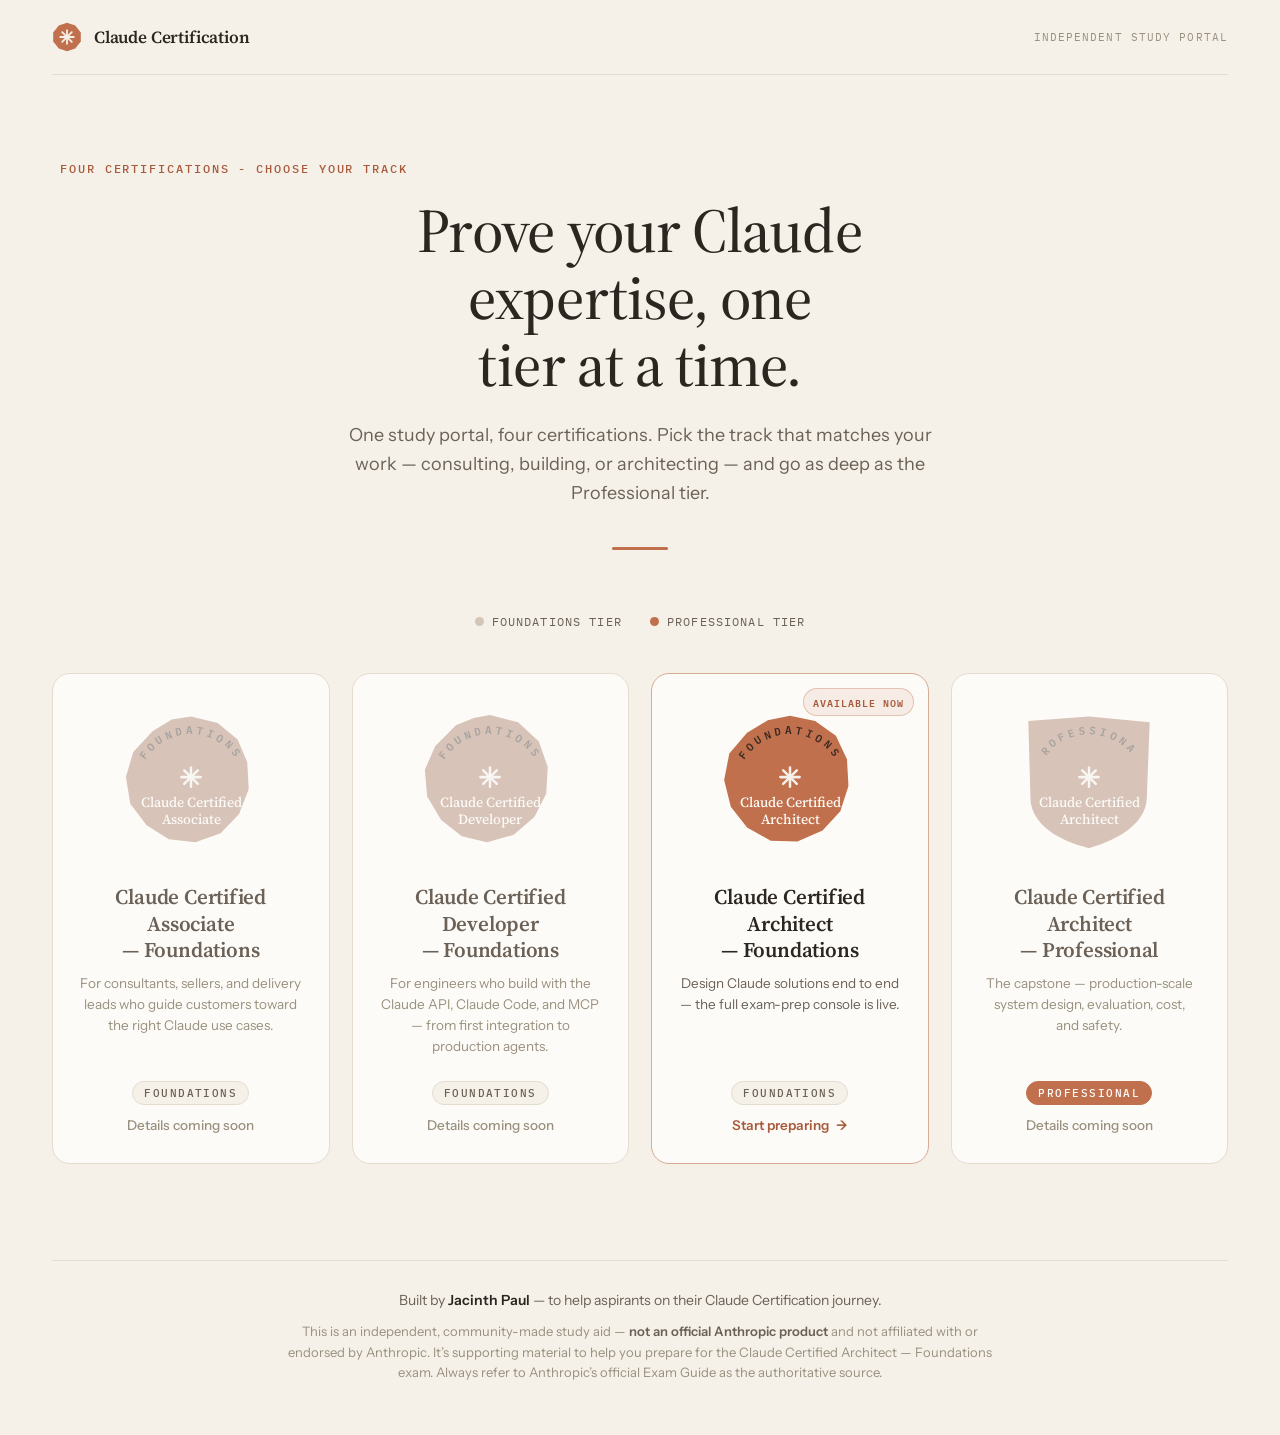
<file: ui/console/index.html>
<!DOCTYPE html>
<html lang="en">
<head>
<meta charset="UTF-8" />
<meta name="viewport" content="width=device-width, initial-scale=1.0" />
<title>Claude Certification Hub</title>
<meta name="description" content="An independent study portal for the Claude certifications: four tracks — Associate, Developer, and Architect (Foundations & Professional). The Architect – Foundations exam-prep console is live now." />
<meta property="og:type" content="website" />
<meta property="og:title" content="Claude Certification Hub" />
<meta property="og:description" content="One study portal, four Claude certifications. The Architect – Foundations exam-prep console is live now; more tracks coming soon." />
<meta property="og:url" content="https://ccafcoreteam-ind.github.io/Claude-Certified-Architect/" />
<meta property="og:site_name" content="Claude Certification Hub" />
<meta name="twitter:card" content="summary" />
<meta name="twitter:title" content="Claude Certification Hub" />
<meta name="twitter:description" content="One study portal, four Claude certifications. The Architect – Foundations console is live now." />
<style>
@import url('https://fonts.googleapis.com/css2?family=Source+Serif+4:opsz,wght@8..60,400;8..60,500;8..60,600&family=Instrument+Sans:wght@400;500;600&family=IBM+Plex+Mono:wght@400;500;600&display=swap');

:root {
  --clay: #C1704D;
  --clay-deep: #A85B3C;
  --clay-soft: rgba(193, 112, 77, 0.10);
  --cream: #F5F0E8;
  --cream-card: #FDFBF7;
  --ink: #2B2620;
  --ink-soft: #6B6157;
  --ink-faint: #99907F;
  --line: #E4DCCE;
  --line-strong: #D2C7B4;
  --serif: 'Source Serif 4', Georgia, serif;
  --sans: 'Instrument Sans', system-ui, sans-serif;
  --mono: 'IBM Plex Mono', ui-monospace, monospace;
}

* { box-sizing: border-box; }
body {
  margin: 0;
  background: var(--cream);
  color: var(--ink);
  font-family: var(--sans);
  -webkit-font-smoothing: antialiased;
  text-rendering: optimizeLegibility;
}
::selection { background: rgba(193,112,77,0.22); }
a { color: var(--clay-deep); }
a:hover { color: var(--clay); }

.wrap { max-width: 1240px; margin: 0 auto; padding: 0 32px; }

/* ---------- top bar ---------- */
.topbar {
  display: flex; align-items: center; justify-content: space-between;
  padding: 22px 0;
  border-bottom: 1px solid var(--line);
}
.brand { display: flex; align-items: center; gap: 12px; text-decoration: none; color: var(--ink); }
.brand-seal { width: 30px; height: 30px; display: block; }
.brand b { font-family: var(--serif); font-size: 17px; font-weight: 600; letter-spacing: -0.01em; }
.top-note { font-family: var(--mono); font-size: 11px; letter-spacing: 0.1em; text-transform: uppercase; color: var(--ink-faint); }

/* ---------- hero ---------- */
.hero { padding: 84px 0 64px; text-align: center; }
.hero .eyebrow {
  font-family: var(--mono); font-size: 12px; font-weight: 500;
  letter-spacing: 0.16em; text-transform: uppercase; color: var(--clay-deep);
  margin: 0 0 20px;
}
.hero h1 {
  font-family: var(--serif); font-weight: 500;
  font-size: clamp(38px, 5.2vw, 62px);
  line-height: 1.08; letter-spacing: -0.015em;
  margin: 0 auto; max-width: 17ch;
  text-wrap: balance;
}
.hero p {
  font-size: 18px; line-height: 1.6; color: var(--ink-soft);
  max-width: 52ch; margin: 22px auto 0; text-wrap: pretty;
}
.hero-rule {
  width: 56px; height: 3px; background: var(--clay); border: none;
  margin: 40px auto 0; border-radius: 2px;
}

/* ---------- tier legend ---------- */
.legend {
  display: flex; justify-content: center; gap: 28px;
  padding: 0 0 44px; flex-wrap: wrap;
}
.legend span {
  display: inline-flex; align-items: center; gap: 8px;
  font-family: var(--mono); font-size: 11.5px; letter-spacing: 0.1em;
  text-transform: uppercase; color: var(--ink-soft);
}
.legend i { width: 9px; height: 9px; border-radius: 50%; display: inline-block; }
.legend .t-found i { background: var(--line-strong); }
.legend .t-pro i { background: var(--clay); }

/* ---------- grid ---------- */
.grid {
  display: grid; grid-template-columns: repeat(4, 1fr); gap: 22px;
  padding-bottom: 96px;
}

.cert {
  position: relative;
  display: flex; flex-direction: column; align-items: center; text-align: center;
  gap: 0;
  background: var(--cream-card);
  border: 1px solid var(--line);
  border-radius: 18px;
  padding: 38px 26px 30px;
  text-decoration: none; color: var(--ink);
  transition: transform .18s ease, box-shadow .18s ease, border-color .18s ease;
  cursor: pointer;
}
.cert:hover, .cert:focus-visible {
  transform: translateY(-4px);
  border-color: var(--line-strong);
  box-shadow: 0 2px 6px rgba(43,38,32,0.05), 0 18px 40px rgba(43,38,32,0.09);
}
.cert:focus-visible { outline: 2px solid var(--clay); outline-offset: 3px; }

.cert .seal { width: 148px; height: 148px; display: block; transition: transform .25s ease; }
.cert:hover .seal, .cert:focus-visible .seal { transform: rotate(-3deg) scale(1.03); }

.cert h2 {
  font-family: var(--serif); font-size: 21px; font-weight: 600;
  letter-spacing: -0.01em; line-height: 1.25; margin: 24px 0 0;
  text-wrap: balance;
}
.cert .desc {
  font-size: 13.5px; line-height: 1.55; color: var(--ink-soft);
  margin: 10px 0 0; text-wrap: pretty;
}
.cert .foot {
  margin-top: auto; padding-top: 24px;
  display: flex; flex-direction: column; align-items: center; gap: 12px; width: 100%;
}
.tier {
  font-family: var(--mono); font-size: 10.5px; font-weight: 500;
  letter-spacing: 0.14em; text-transform: uppercase;
  padding: 4px 11px; border-radius: 999px;
  border: 1px solid var(--line); color: var(--ink-soft); background: var(--cream);
}
.tier.pro {
  color: #fff; background: var(--clay); border-color: var(--clay);
}
.cta {
  display: inline-flex; align-items: center; gap: 7px;
  font-size: 13.5px; font-weight: 600;
}
.cta .arr { transition: transform .18s ease; }

/* active card */
.cert.active { border-color: color-mix(in oklab, var(--clay) 45%, var(--line)); }
.cert.active .cta { color: var(--clay-deep); }
.cert.active:hover .cta .arr, .cert.active:focus-visible .cta .arr { transform: translateX(3px); }
.cert.active::before {
  content: "Available now";
  position: absolute; top: 14px; right: 14px;
  font-family: var(--mono); font-size: 10px; font-weight: 600;
  letter-spacing: 0.1em; text-transform: uppercase;
  color: var(--clay-deep); background: var(--clay-soft);
  border: 1px solid color-mix(in oklab, var(--clay) 35%, transparent);
  border-radius: 999px; padding: 4px 9px;
}

/* soon cards */
.cert.soon .seal { opacity: 0.42; filter: saturate(0.55); }
.cert.soon h2 { color: var(--ink-soft); }
.cert.soon .desc { color: var(--ink-faint); }
.cert.soon .cta { color: var(--ink-faint); font-weight: 500; }
.cert.soon:hover .seal, .cert.soon:focus-visible .seal { opacity: 0.62; filter: saturate(0.8); }

/* ---------- footer ---------- */
.foot-note {
  border-top: 1px solid var(--line);
  padding: 30px 0 52px;
  display: flex; flex-direction: column; align-items: center; gap: 12px;
  text-align: center;
  font-size: 13px; color: var(--ink-faint);
}
.foot-credit { margin: 0; font-size: 14px; color: var(--ink-soft); }
.foot-credit b { color: var(--ink); font-weight: 600; }
.foot-disclaimer { margin: 0 auto; max-width: 80ch; line-height: 1.6; color: var(--ink-faint); }
.foot-disclaimer b { color: var(--ink-soft); font-weight: 600; }
.foot-tag {
  display: flex; justify-content: center; gap: 10px 20px; flex-wrap: wrap;
  width: 100%; margin-top: 6px; padding-top: 14px; border-top: 1px solid var(--line);
}
.foot-note .mono { font-family: var(--mono); font-size: 11.5px; letter-spacing: 0.06em; }

/* ---------- responsive ---------- */
@media (max-width: 1100px) { .grid { grid-template-columns: repeat(2, 1fr); } }
@media (max-width: 620px) {
  .grid { grid-template-columns: 1fr; }
  .hero { padding: 56px 0 44px; }
  .wrap { padding: 0 20px; }
}
@media (prefers-reduced-motion: reduce) {
  .cert, .cert .seal, .cta .arr { transition: none; }
}
</style>
</head>
<body>

<div class="wrap">
  <header class="topbar">
    <a class="brand" href="#">
      <svg class="brand-seal" viewBox="0 0 40 40" aria-hidden="true">
        <polygon points="20,1 31,4.8 38.4,14 38.4,26 31,35.2 20,39 9,35.2 1.6,26 1.6,14 9,4.8" fill="#C1704D"></polygon>
        <g stroke="#F5F0E8" stroke-width="2.4" stroke-linecap="round">
          <line x1="20" y1="11" x2="20" y2="29"></line>
          <line x1="11" y1="20" x2="29" y2="20"></line>
          <line x1="13.6" y1="13.6" x2="26.4" y2="26.4"></line>
          <line x1="26.4" y1="13.6" x2="13.6" y2="26.4"></line>
        </g>
      </svg>
      <b>Claude Certification</b>
    </a>
    <span class="top-note">Independent study portal</span>
  </header>

  <section class="hero">
    <p class="eyebrow">Four Certifications - Choose Your Track</p>
    <h1>Prove your Claude expertise, one tier at a time.</h1>
    <p>One study portal, four certifications. Pick the track that matches your work — consulting, building, or architecting — and go as deep as the Professional tier.</p>
    <hr class="hero-rule" />
  </section>

  <nav class="legend" aria-label="Tiers">
    <span class="t-found"><i></i>Foundations tier</span>
    <span class="t-pro"><i></i>Professional tier</span>
  </nav>

  <main class="grid" data-screen-label="Certification grid">

    <!-- Associate – Foundations -->
    <a class="cert soon" href="#" aria-disabled="true" data-comment-anchor="card-foundations">
      <svg class="seal" viewBox="0 0 200 200" aria-hidden="true">
        <polygon points="100,6 136,15 163,37 176,68 178,104 165,138 140,164 106,176 70,172 40,153 18,124 12,88 22,54 48,26 74,10" fill="#C1704D"></polygon>
        <defs><path id="arcF0" d="M 40 62 A 72 72 0 0 1 160 62"></path></defs>
        <text font-family="'IBM Plex Mono', monospace" font-size="14.5" font-weight="600" letter-spacing="4" fill="#3B2B22">
          <textPath href="#arcF0" startOffset="50%" text-anchor="middle">FOUNDATIONS</textPath>
        </text>
        <g stroke="#F5F0E8" stroke-width="3.4" stroke-linecap="round" transform="translate(100,88)">
          <line x1="0" y1="-13" x2="0" y2="13"></line><line x1="-13" y1="0" x2="13" y2="0"></line>
          <line x1="-9.2" y1="-9.2" x2="9.2" y2="9.2"></line><line x1="9.2" y1="-9.2" x2="-9.2" y2="9.2"></line>
        </g>
        <text x="100" y="128" text-anchor="middle" font-family="'Source Serif 4', Georgia, serif" font-size="19" font-weight="500" fill="#FDFBF7">Claude Certified</text>
        <text x="100" y="151" text-anchor="middle" font-family="'Source Serif 4', Georgia, serif" font-size="19" font-weight="500" fill="#FDFBF7">Associate</text>
      </svg>
      <h2>Claude Certified Associate — Foundations</h2>
      <p class="desc">For consultants, sellers, and delivery leads who guide customers toward the right Claude use cases.</p>
      <div class="foot">
        <span class="tier">Foundations</span>
        <span class="cta">Details coming soon</span>
      </div>
    </a>

    <!-- Developer – Foundations -->
    <a class="cert soon" href="#" aria-disabled="true" data-comment-anchor="card-associate">
      <svg class="seal" viewBox="0 0 200 200" aria-hidden="true">
        <polygon points="100,4 138,14 166,40 178,74 176,110 160,142 132,166 96,176 62,168 34,146 15,114 12,78 26,46 54,18 78,8" fill="#C1704D"></polygon>
        <defs><path id="arcF1" d="M 40 62 A 72 72 0 0 1 160 62"></path></defs>
        <text font-family="'IBM Plex Mono', monospace" font-size="14.5" font-weight="600" letter-spacing="4" fill="#3B2B22">
          <textPath href="#arcF1" startOffset="50%" text-anchor="middle">FOUNDATIONS</textPath>
        </text>
        <g stroke="#F5F0E8" stroke-width="3.4" stroke-linecap="round" transform="translate(100,88)">
          <line x1="0" y1="-13" x2="0" y2="13"></line><line x1="-13" y1="0" x2="13" y2="0"></line>
          <line x1="-9.2" y1="-9.2" x2="9.2" y2="9.2"></line><line x1="9.2" y1="-9.2" x2="-9.2" y2="9.2"></line>
        </g>
        <text x="100" y="128" text-anchor="middle" font-family="'Source Serif 4', Georgia, serif" font-size="19" font-weight="500" fill="#FDFBF7">Claude Certified</text>
        <text x="100" y="151" text-anchor="middle" font-family="'Source Serif 4', Georgia, serif" font-size="19" font-weight="500" fill="#FDFBF7">Developer</text>
      </svg>
      <h2>Claude Certified Developer — Foundations</h2>
      <p class="desc">For engineers who build with the Claude API, Claude Code, and MCP — from first integration to production agents.</p>
      <div class="foot">
        <span class="tier">Foundations</span>
        <span class="cta">Details coming soon</span>
      </div>
    </a>

    <!-- Architect – Foundations (active) -->
    <a class="cert active" href="architect-foundations/" data-comment-anchor="card-developer">
      <svg class="seal" viewBox="0 0 200 200" aria-hidden="true">
        <polygon points="100,5 134,12 162,32 177,64 179,100 168,134 144,160 110,175 74,174 42,156 20,128 11,92 18,56 42,28 70,11" fill="#C1704D"></polygon>
        <defs><path id="arcF2" d="M 40 62 A 72 72 0 0 1 160 62"></path></defs>
        <text font-family="'IBM Plex Mono', monospace" font-size="14.5" font-weight="600" letter-spacing="4" fill="#3B2B22">
          <textPath href="#arcF2" startOffset="50%" text-anchor="middle">FOUNDATIONS</textPath>
        </text>
        <g stroke="#F5F0E8" stroke-width="3.4" stroke-linecap="round" transform="translate(100,88)">
          <line x1="0" y1="-13" x2="0" y2="13"></line><line x1="-13" y1="0" x2="13" y2="0"></line>
          <line x1="-9.2" y1="-9.2" x2="9.2" y2="9.2"></line><line x1="9.2" y1="-9.2" x2="-9.2" y2="9.2"></line>
        </g>
        <text x="100" y="128" text-anchor="middle" font-family="'Source Serif 4', Georgia, serif" font-size="19" font-weight="500" fill="#FDFBF7">Claude Certified</text>
        <text x="100" y="151" text-anchor="middle" font-family="'Source Serif 4', Georgia, serif" font-size="19" font-weight="500" fill="#FDFBF7">Architect</text>
      </svg>
      <h2>Claude Certified Architect — Foundations</h2>
      <p class="desc">Design Claude solutions end to end — the full exam-prep console is live.</p>
      <div class="foot">
        <span class="tier">Foundations</span>
        <span class="cta">Start preparing <span class="arr">→</span></span>
      </div>
    </a>

    <!-- Architect – Professional -->
    <a class="cert soon" href="#" aria-disabled="true" data-comment-anchor="card-architect">
      <svg class="seal" viewBox="0 0 200 200" aria-hidden="true">
        <path d="M 18 12 L 100 6 L 182 14 L 178 118 C 176 150 142 172 100 184 C 58 174 24 152 21 120 Z" fill="#C1704D"></path>
        <defs><path id="arcP1" d="M 40 62 A 72 72 0 0 1 160 62"></path></defs>
        <text font-family="'IBM Plex Mono', monospace" font-size="14.5" font-weight="600" letter-spacing="4" fill="#3B2B22">
          <textPath href="#arcP1" startOffset="50%" text-anchor="middle">PROFESSIONAL</textPath>
        </text>
        <g stroke="#F5F0E8" stroke-width="3.4" stroke-linecap="round" transform="translate(100,88)">
          <line x1="0" y1="-13" x2="0" y2="13"></line><line x1="-13" y1="0" x2="13" y2="0"></line>
          <line x1="-9.2" y1="-9.2" x2="9.2" y2="9.2"></line><line x1="9.2" y1="-9.2" x2="-9.2" y2="9.2"></line>
        </g>
        <text x="100" y="128" text-anchor="middle" font-family="'Source Serif 4', Georgia, serif" font-size="19" font-weight="500" fill="#FDFBF7">Claude Certified</text>
        <text x="100" y="151" text-anchor="middle" font-family="'Source Serif 4', Georgia, serif" font-size="19" font-weight="500" fill="#FDFBF7">Architect</text>
      </svg>
      <h2>Claude Certified Architect — Professional</h2>
      <p class="desc">The capstone — production-scale system design, evaluation, cost, and safety.</p>
      <div class="foot">
        <span class="tier pro">Professional</span>
        <span class="cta">Details coming soon</span>
      </div>
    </a>

  </main>

  <footer class="foot-note">
    <p class="foot-credit">Built by <b>Jacinth Paul</b> — to help aspirants on their Claude Certification journey.</p>
    <p class="foot-disclaimer">
      This is an independent, community-made study aid — <b>not an official Anthropic product</b>
      and not affiliated with or endorsed by Anthropic. It’s supporting material to help you
      prepare for the Claude Certified Architect — Foundations exam. Always refer to Anthropic’s
      official Exam Guide as the authoritative source.
    </p>
  </footer>
</div>

</body>
</html>
</file>
